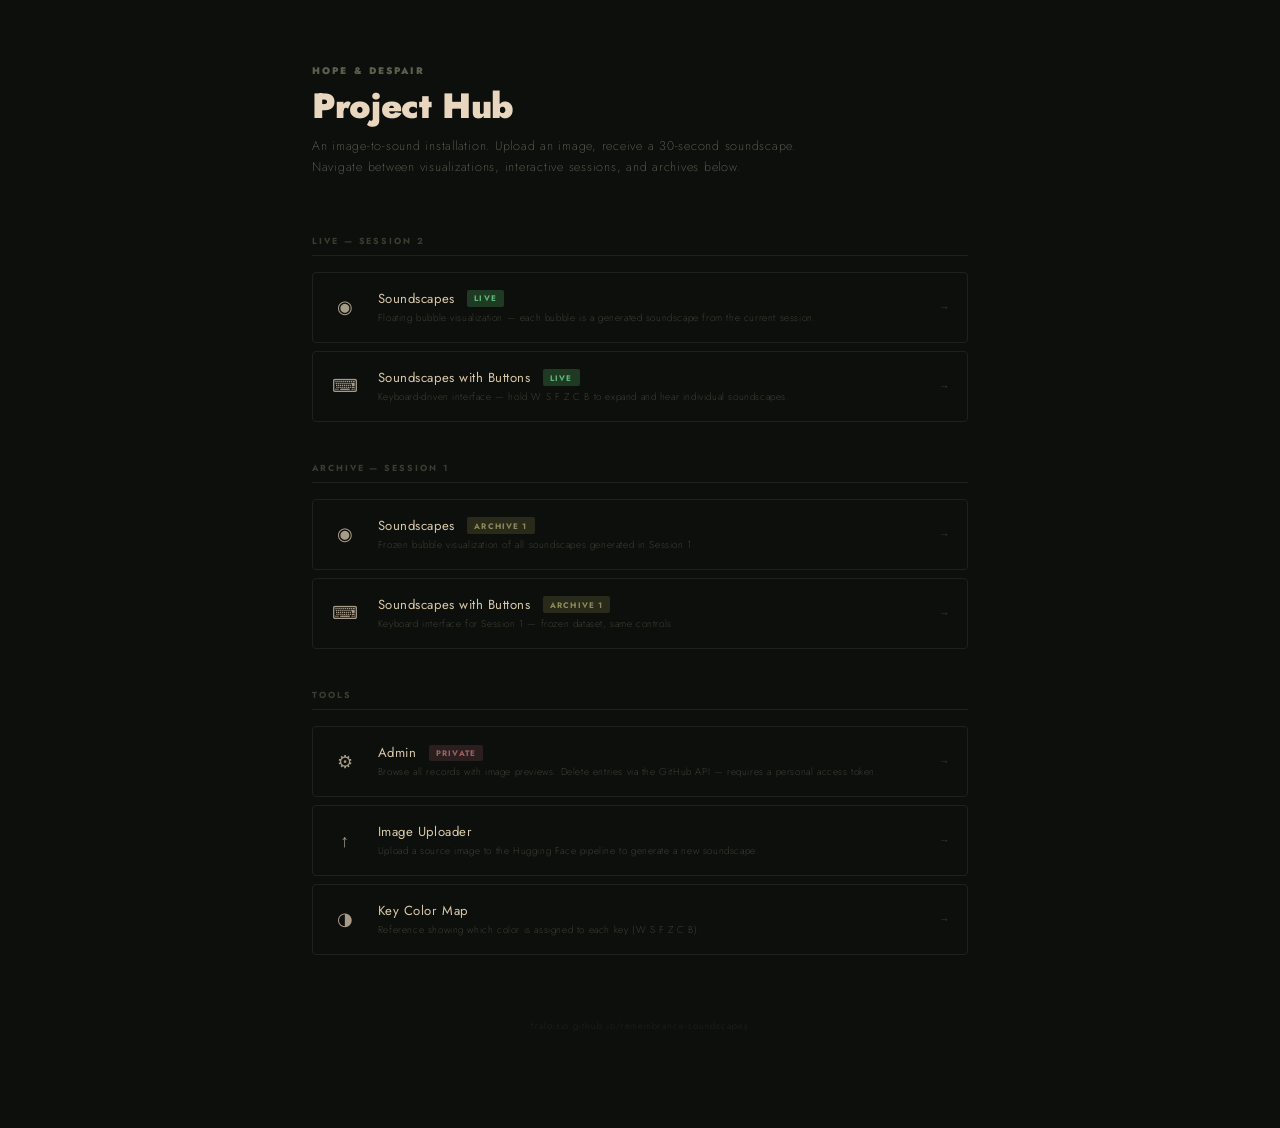
<file: index.html>
<!DOCTYPE html>
<html lang="en">
<head>
  <meta charset="UTF-8" />
  <meta name="viewport" content="width=device-width, initial-scale=1.0" />
  <title>Hope & Despair — Project Hub</title>
  <link rel="preconnect" href="https://fonts.googleapis.com">
  <link href="https://fonts.googleapis.com/css2?family=Jost:wght@200;400;700;900&display=swap" rel="stylesheet">
  <style>
    *, *::before, *::after { box-sizing: border-box; margin: 0; padding: 0; }

    html, body {
      background: #0d0f0c;
      color: #e8d7be;
      font-family: 'Jost', sans-serif;
      font-weight: 200;
      min-height: 100vh;
    }

    /* ── layout ── */
    .page {
      max-width: 720px;
      margin: 0 auto;
      padding: 4rem 2rem 6rem;
    }

    /* ── header ── */
    .site-title {
      font-size: 0.6rem;
      font-weight: 900;
      letter-spacing: 0.22em;
      text-transform: uppercase;
      color: #5a5e4a;
      margin-bottom: 0.5rem;
    }
    h1 {
      font-size: 2.2rem;
      font-weight: 900;
      letter-spacing: -0.01em;
      line-height: 1.15;
      color: #e8d7be;
      margin-bottom: 0.6rem;
    }
    .subtitle {
      font-size: 0.78rem;
      font-weight: 200;
      letter-spacing: 0.06em;
      color: #7a7e6a;
      line-height: 1.7;
      max-width: 500px;
      margin-bottom: 3.5rem;
    }

    /* ── section ── */
    .section-label {
      font-size: 0.55rem;
      font-weight: 700;
      letter-spacing: 0.22em;
      text-transform: uppercase;
      color: #3a3e30;
      margin-bottom: 1rem;
      padding-bottom: 0.5rem;
      border-bottom: 1px solid #1e211c;
    }

    .section + .section { margin-top: 2.5rem; }

    /* ── cards ── */
    .card-grid {
      display: grid;
      gap: 0.5rem;
    }

    .card {
      display: flex;
      align-items: center;
      gap: 1.2rem;
      padding: 1rem 1.1rem;
      border: 1px solid #1e211c;
      border-radius: 4px;
      text-decoration: none;
      color: inherit;
      transition: background 0.12s, border-color 0.12s;
    }
    .card:hover {
      background: #131613;
      border-color: #2e3228;
    }

    .card-icon {
      font-size: 1.1rem;
      flex-shrink: 0;
      width: 28px;
      text-align: center;
      opacity: 0.7;
    }

    .card-body { flex: 1; }

    .card-name {
      font-size: 0.82rem;
      font-weight: 400;
      letter-spacing: 0.04em;
      color: #d8c8aa;
      margin-bottom: 0.18rem;
    }

    .card-desc {
      font-size: 0.62rem;
      font-weight: 200;
      letter-spacing: 0.06em;
      color: #5a5e4a;
      line-height: 1.5;
    }

    .card-arrow {
      font-size: 0.65rem;
      color: #3a3e30;
      flex-shrink: 0;
    }
    .card:hover .card-arrow { color: #6a6e5a; }

    /* ── tag badges ── */
    .tag {
      display: inline-block;
      font-size: 0.5rem;
      font-weight: 700;
      letter-spacing: 0.14em;
      text-transform: uppercase;
      padding: 0.15rem 0.45rem;
      border-radius: 2px;
      margin-left: 0.5rem;
      vertical-align: middle;
      position: relative;
      top: -1px;
    }
    .tag-live    { background: #1e3a22; color: #5db87a; }
    .tag-archive { background: #2a2a1a; color: #8a8a5a; }
    .tag-admin   { background: #2a1e1e; color: #a06060; }

    /* ── footer ── */
    footer {
      margin-top: 4rem;
      font-size: 0.58rem;
      letter-spacing: 0.1em;
      color: #2e3228;
      text-align: center;
    }
  </style>
</head>
<body>
  <div class="page">

    <p class="site-title">Hope &amp; Despair</p>
    <h1>Project Hub</h1>
    <p class="subtitle">An image-to-sound installation. Upload an image, receive a 30-second soundscape. Navigate between visualizations, interactive sessions, and archives below.</p>

    <!-- Live -->
    <div class="section">
      <p class="section-label">Live — Session 2</p>
      <div class="card-grid">

        <a class="card" href="soundscapes.html">
          <span class="card-icon">◉</span>
          <div class="card-body">
            <div class="card-name">Soundscapes <span class="tag tag-live">Live</span></div>
            <div class="card-desc">Floating bubble visualization — each bubble is a generated soundscape from the current session.</div>
          </div>
          <span class="card-arrow">→</span>
        </a>

        <a class="card" href="soundscapes-with-buttons.html">
          <span class="card-icon">⌨</span>
          <div class="card-body">
            <div class="card-name">Soundscapes with Buttons <span class="tag tag-live">Live</span></div>
            <div class="card-desc">Keyboard-driven interface — hold W S F Z C B to expand and hear individual soundscapes.</div>
          </div>
          <span class="card-arrow">→</span>
        </a>

      </div>
    </div>

    <!-- Archive 1 -->
    <div class="section">
      <p class="section-label">Archive — Session 1</p>
      <div class="card-grid">

        <a class="card" href="archive-1.html">
          <span class="card-icon">◉</span>
          <div class="card-body">
            <div class="card-name">Soundscapes <span class="tag tag-archive">Archive 1</span></div>
            <div class="card-desc">Frozen bubble visualization of all soundscapes generated in Session 1.</div>
          </div>
          <span class="card-arrow">→</span>
        </a>

        <a class="card" href="soundscapes-with-buttons-archive-1.html">
          <span class="card-icon">⌨</span>
          <div class="card-body">
            <div class="card-name">Soundscapes with Buttons <span class="tag tag-archive">Archive 1</span></div>
            <div class="card-desc">Keyboard interface for Session 1 — frozen dataset, same controls.</div>
          </div>
          <span class="card-arrow">→</span>
        </a>

      </div>
    </div>

    <!-- Tools -->
    <div class="section">
      <p class="section-label">Tools</p>
      <div class="card-grid">

        <a class="card" href="admin.html">
          <span class="card-icon">⚙</span>
          <div class="card-body">
            <div class="card-name">Admin <span class="tag tag-admin">Private</span></div>
            <div class="card-desc">Browse all records with image previews. Delete entries via the GitHub API — requires a personal access token.</div>
          </div>
          <span class="card-arrow">→</span>
        </a>

        <a class="card" href="image-uploader/">
          <span class="card-icon">↑</span>
          <div class="card-body">
            <div class="card-name">Image Uploader</div>
            <div class="card-desc">Upload a source image to the Hugging Face pipeline to generate a new soundscape.</div>
          </div>
          <span class="card-arrow">→</span>
        </a>

        <a class="card" href="key-color-map.html">
          <span class="card-icon">◑</span>
          <div class="card-body">
            <div class="card-name">Key Color Map</div>
            <div class="card-desc">Reference showing which color is assigned to each key (W S F Z C B).</div>
          </div>
          <span class="card-arrow">→</span>
        </a>

      </div>
    </div>

    <footer>fraloisio.github.io/remembrance-soundscapes</footer>

  </div>
</body>
</html>
</file>
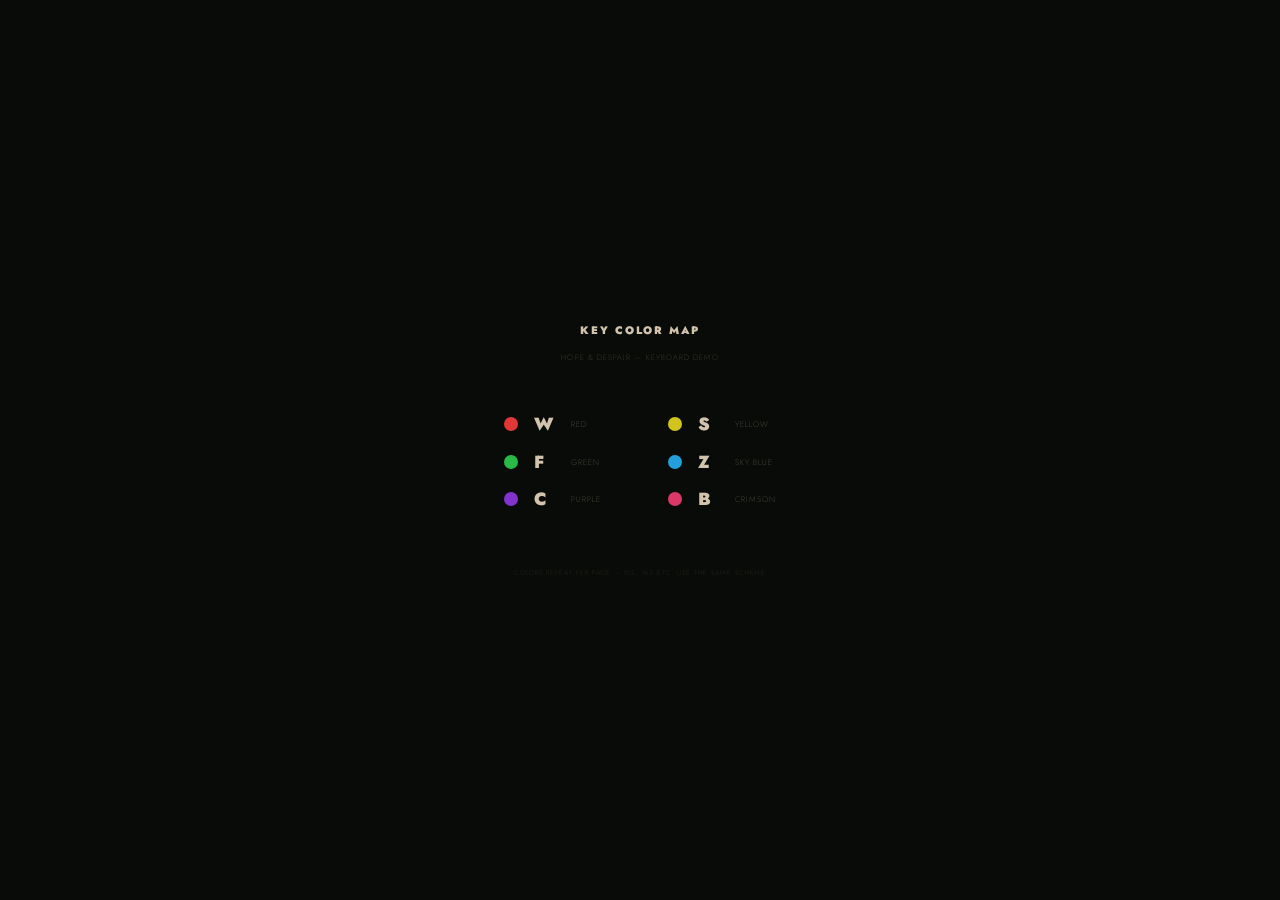
<file: key-color-map.html>
<!DOCTYPE html>
<html lang="en">
<head>
  <meta charset="UTF-8" />
  <title>Key Color Map — Hope &amp; Despair</title>
  <link rel="preconnect" href="https://fonts.googleapis.com">
  <link rel="preconnect" href="https://fonts.gstatic.com" crossorigin>
  <link href="https://fonts.googleapis.com/css2?family=Jost:wght@200;400;900&display=swap" rel="stylesheet">
  <style>
    html, body {
      margin: 0;
      padding: 0;
      background: #080b07;
      font-family: 'Jost', sans-serif;
      color: #e8d7be;
      min-height: 100vh;
      display: flex;
      flex-direction: column;
      align-items: center;
      justify-content: center;
    }
    h1 {
      font-size: 0.68rem;
      font-weight: 900;
      letter-spacing: 0.18em;
      text-transform: uppercase;
      margin: 0 0 0.4rem;
      opacity: 0.9;
    }
    .subtitle {
      font-size: 0.48rem;
      font-weight: 200;
      letter-spacing: 0.14em;
      text-transform: uppercase;
      opacity: 0.35;
      margin-bottom: 3rem;
    }
    .grid {
      display: grid;
      grid-template-columns: repeat(2, 1fr);
      gap: 0.7rem 3.5rem;
    }
    .entry {
      display: flex;
      align-items: center;
      gap: 1rem;
    }
    .dot {
      width: 14px;
      height: 14px;
      border-radius: 50%;
      flex-shrink: 0;
    }
    .key-label {
      font-size: 1.1rem;
      font-weight: 900;
      letter-spacing: 0.12em;
      width: 1.2em;
      opacity: 0.9;
    }
    .color-name {
      font-size: 0.5rem;
      font-weight: 200;
      letter-spacing: 0.12em;
      text-transform: uppercase;
      opacity: 0.45;
    }
    footer {
      margin-top: 3.5rem;
      font-size: 0.42rem;
      font-weight: 200;
      letter-spacing: 0.14em;
      text-transform: uppercase;
      opacity: 0.2;
    }
  </style>
</head>
<body>
  <h1>Key Color Map</h1>
  <p class="subtitle">Hope &amp; Despair — Keyboard Demo</p>
  <div class="grid" id="map"></div>
  <footer>Colors repeat per page — W2, W3 etc. use the same scheme</footer>

  <script>
    const KEY_ORDER = ['w','s','f','z','c','b'];
    const KEY_COLORS = [
      [225,  55,  55],  // W  — red
      [210, 195,  30],  // S  — yellow
      [ 40, 185,  70],  // F  — green
      [ 35, 160, 220],  // Z  — sky blue
      [130,  50, 205],  // C  — purple
      [220,  55, 105],  // B  — crimson
    ];
    const COLOR_NAMES = [
      'Red', 'Yellow', 'Green', 'Sky Blue', 'Purple', 'Crimson'
    ];

    const grid = document.getElementById('map');
    KEY_ORDER.forEach((key, i) => {
      const [r, g, b] = KEY_COLORS[i];
      const entry = document.createElement('div');
      entry.className = 'entry';
      entry.innerHTML = `
        <div class="dot" style="background:rgb(${r},${g},${b})"></div>
        <span class="key-label">${key.toUpperCase()}</span>
        <span class="color-name">${COLOR_NAMES[i]}</span>
      `;
      grid.appendChild(entry);
    });
  </script>
</body>
</html>
</file>
